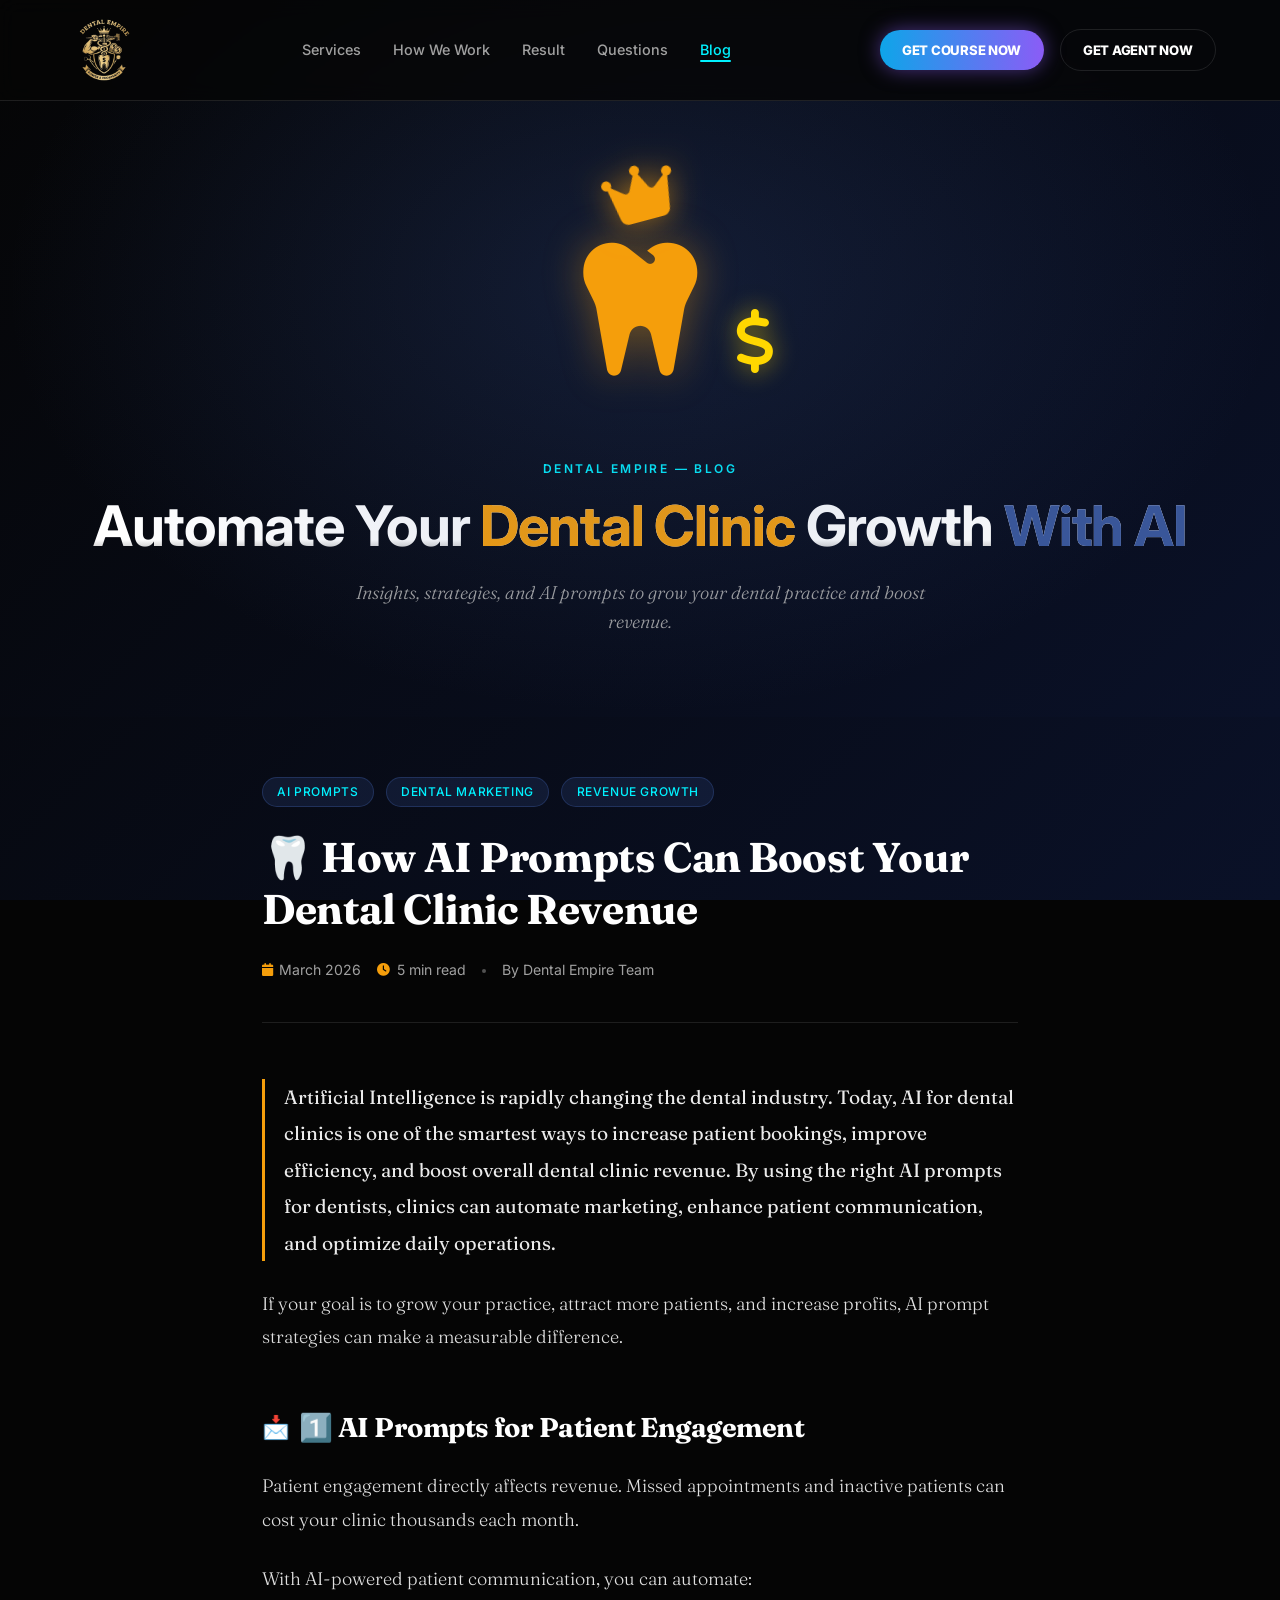
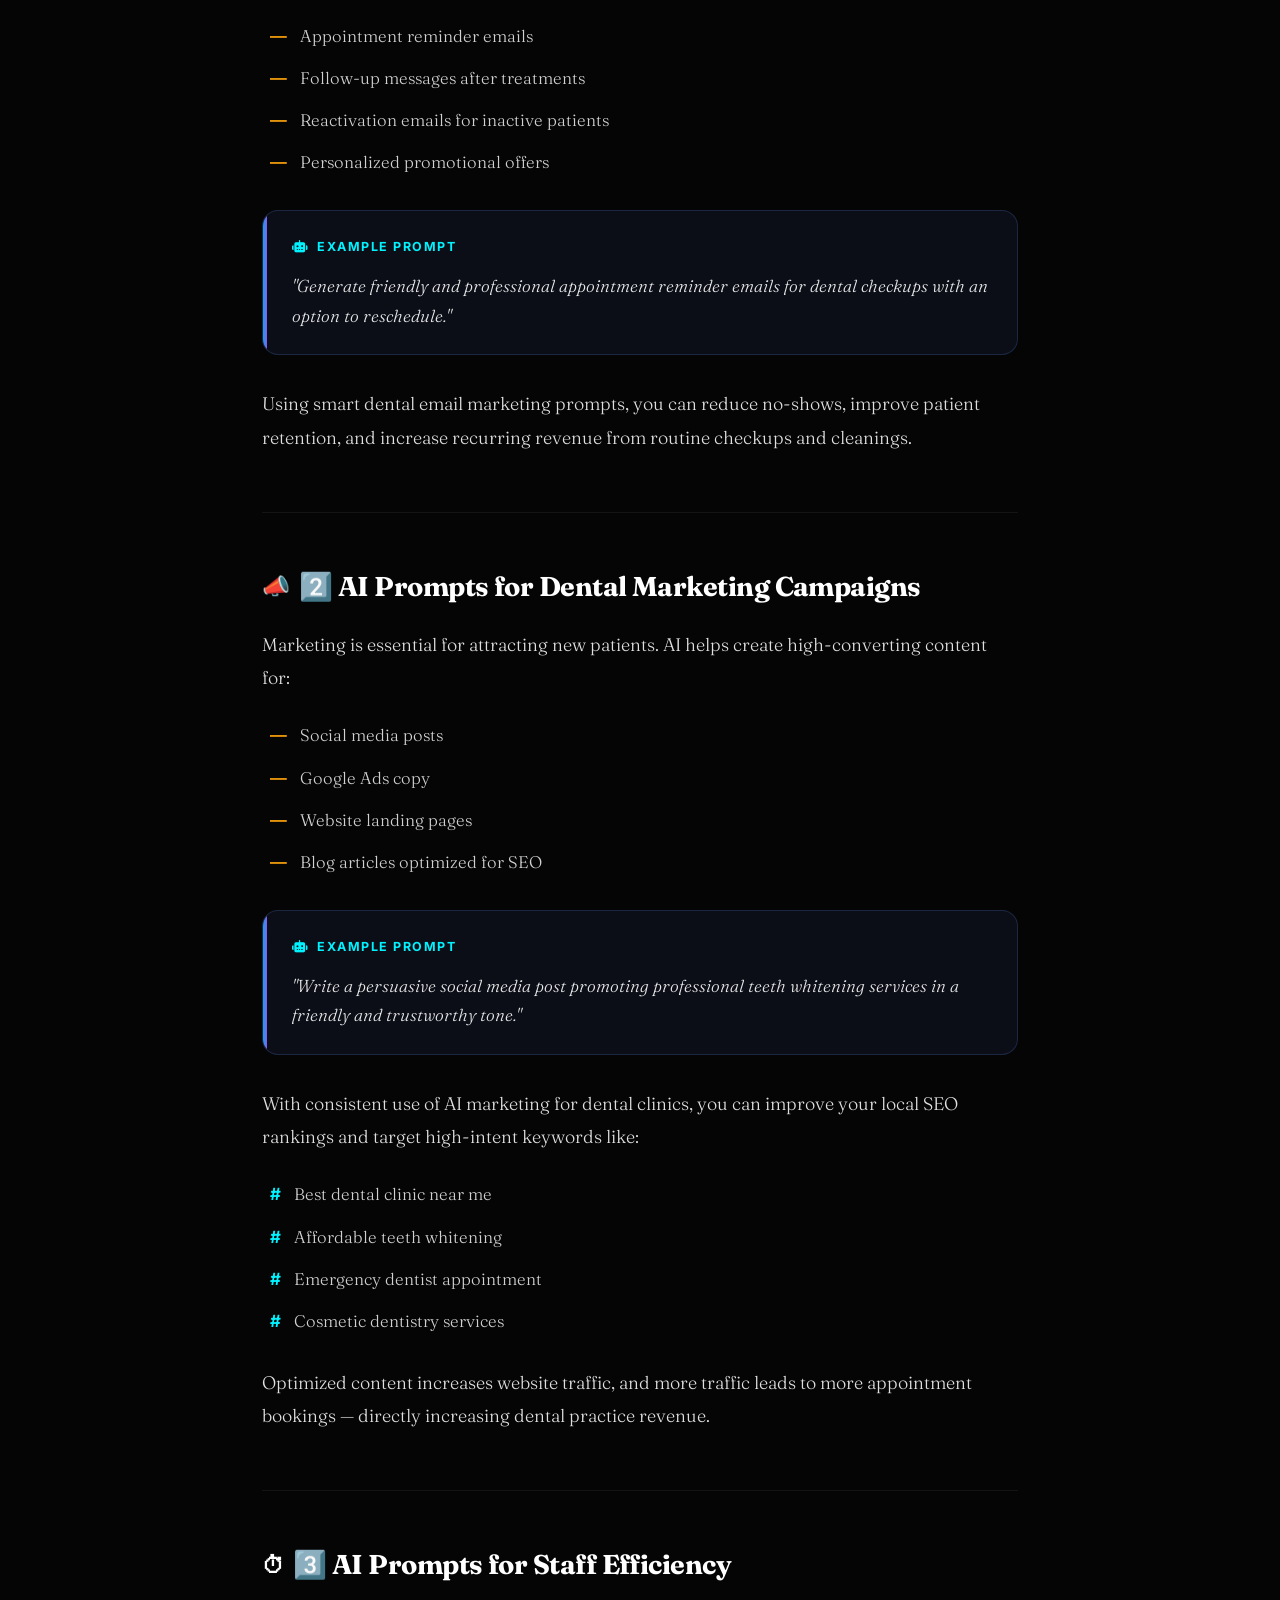
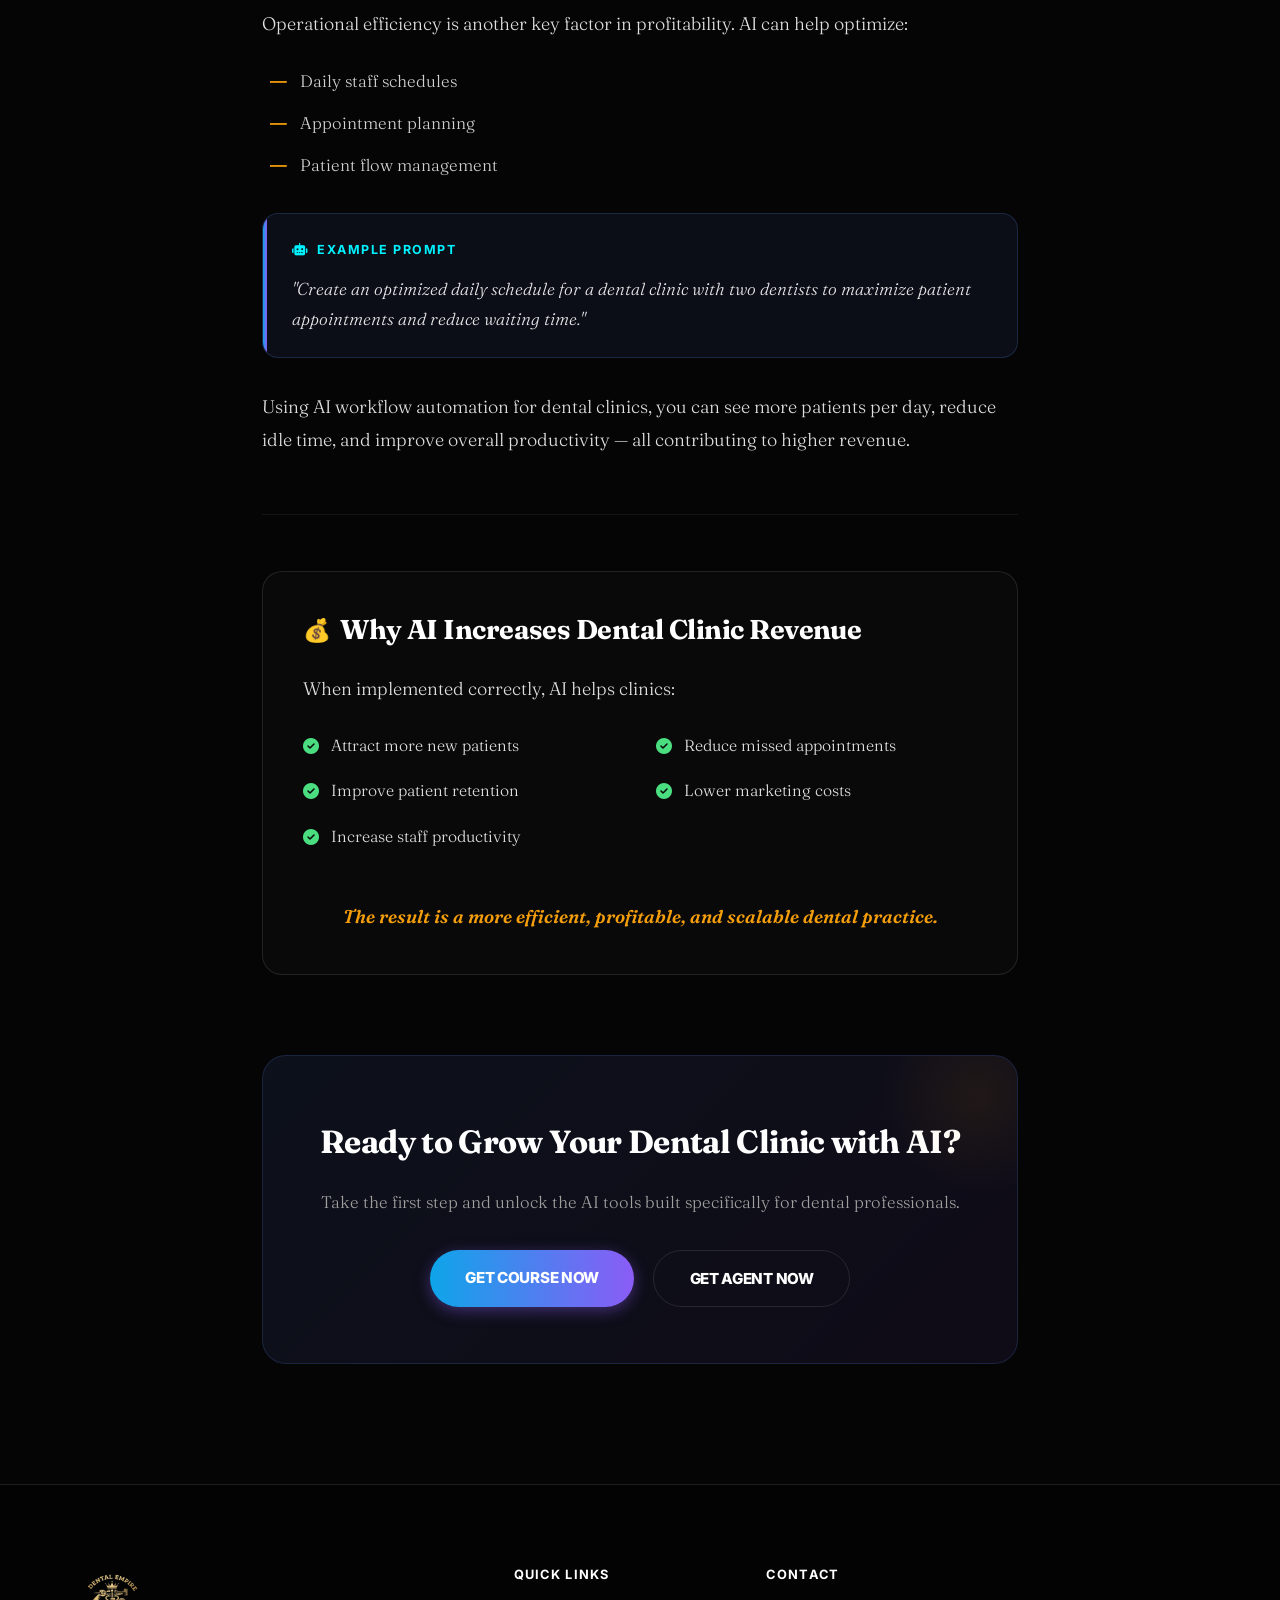
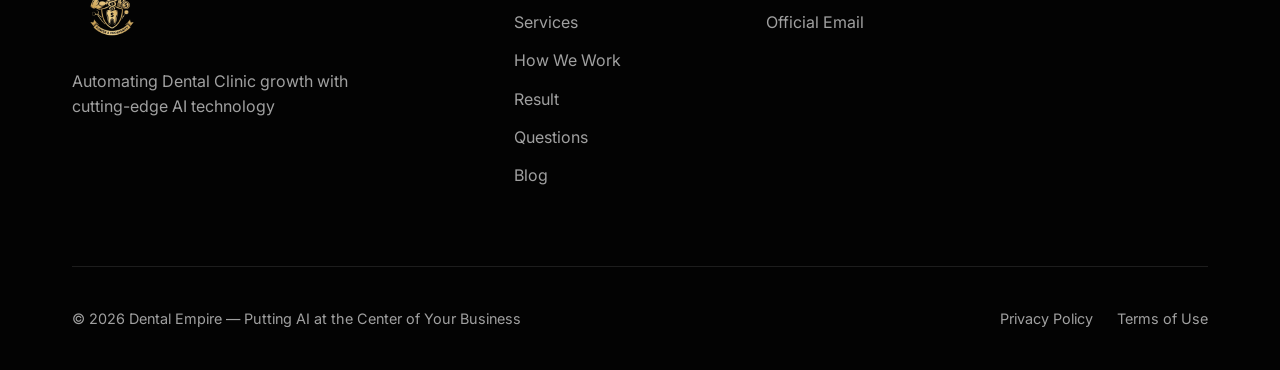
<file: blog.html>
<!DOCTYPE html>
<html lang="en">

<head>
    <meta charset="UTF-8">
    <meta name="viewport" content="width=device-width, initial-scale=1.0">
    <title>Blog | How AI Prompts Can Boost Your Dental Clinic Revenue</title>
    <meta name="description"
        content="Discover how AI prompts can boost your dental clinic revenue through patient engagement, marketing campaigns, and staff efficiency.">
    <link rel="stylesheet" href="style.css">
    <link rel="stylesheet" href="blog.css">
    <!-- Font Awesome for Icons -->
    <link rel="stylesheet" href="https://cdnjs.cloudflare.com/ajax/libs/font-awesome/6.4.0/css/all.min.css">
    <!-- Fraunces serif font for article body (matching screenshot style) -->
    <link
        href="https://fonts.googleapis.com/css2?family=Fraunces:ital,wght@0,300;0,400;0,600;0,700;1,300;1,400;1,600&family=Inter:wght@300;400;500;600;700;800&display=swap"
        rel="stylesheet">
</head>

<body class="blog-page">

    <!-- Header -->
    <header id="header">
        <div class="container">
            <div class="logo">
                <img src="logo.png" alt="Dental Empire Logo">
            </div>
            <nav>
                <ul>
                    <li><a href="index.html#services">Services</a></li>
                    <li><a href="index.html#how-it-works" class="txt-White">How We Work</a></li>
                    <li><a href="index.html#results" class="txt-White">Result</a></li>
                    <li><a href="index.html#faq" class="txt-White">Questions</a></li>
                    <li><a href="blog.html" class="txt-White nav-active">Blog</a></li>
                </ul>
            </nav>
            <div class="header-btns">
                <a href="https://nouarworks.gumroad.com/l/ecsagp" target="_blank"
                    class="btn btn-primary btn-header-active">GET COURSE NOW</a>
                <a href="https://nouarworks.gumroad.com/l/nsenum" target="_blank"
                    class="btn btn-secondary btn-header">GET AGENT NOW</a>
            </div>
        </div>
    </header>

    <main>

        <!-- Blog Hero / Banner -->
        <section class="blog-hero fade-in">
            <div class="blog-hero-icon-container">
                <i class="fas fa-tooth tooth-icon"></i>
                <i class="fas fa-dollar-sign dollar-icon"></i>
                <i class="fas fa-crown crown-icon"></i>
            </div>
            <div class="blog-hero-text">
                <p class="blog-label">DENTAL EMPIRE — BLOG</p>
                <h1>Automate Your <span class="txt-gold">Dental Clinic</span> Growth <span class="txt-brand-blue">With
                        AI</span></h1>
                <p class="blog-hero-sub">Insights, strategies, and AI prompts to grow your dental practice and boost
                    revenue.</p>
            </div>
        </section>

        <!-- Article -->
        <section class="blog-article-section fade-in">
            <div class="blog-container">

                <!-- Article Header -->
                <div class="article-header">
                    <div class="article-tags">
                        <span class="tag">AI Prompts</span>
                        <span class="tag">Dental Marketing</span>
                        <span class="tag">Revenue Growth</span>
                    </div>
                    <h2 class="article-title">🦷 How AI Prompts Can Boost Your Dental Clinic Revenue</h2>
                    <div class="article-meta">
                        <div class="meta-item">
                            <i class="fas fa-calendar"></i>
                            <span>March 2026</span>
                        </div>
                        <div class="meta-item">
                            <i class="fas fa-clock"></i>
                            <span>5 min read</span>
                        </div>
                        <div class="meta-divider"></div>
                        <div class="meta-item">
                            <span>By Dental Empire Team</span>
                        </div>
                    </div>
                </div>

                <!-- Article Body -->
                <div class="article-body">

                    <p class="article-intro">
                        Artificial Intelligence is rapidly changing the dental industry. Today, AI for dental clinics is
                        one of the smartest ways to increase patient bookings, improve efficiency, and boost overall
                        dental clinic revenue. By using the right AI prompts for dentists, clinics can automate
                        marketing, enhance patient communication, and optimize daily operations.
                    </p>
                    <p>
                        If your goal is to grow your practice, attract more patients, and increase profits, AI prompt
                        strategies can make a measurable difference.
                    </p>

                    <!-- Section 1 -->
                    <div class="article-section">
                        <h3 class="section-heading"><span class="section-icon">📩</span> 1️⃣ AI Prompts for Patient
                            Engagement</h3>
                        <p>
                            Patient engagement directly affects revenue. Missed appointments and inactive patients can
                            cost your clinic thousands each month.
                        </p>
                        <p>With AI-powered patient communication, you can automate:</p>
                        <ul class="article-list">
                            <li>Appointment reminder emails</li>
                            <li>Follow-up messages after treatments</li>
                            <li>Reactivation emails for inactive patients</li>
                            <li>Personalized promotional offers</li>
                        </ul>

                        <div class="prompt-box">
                            <div class="prompt-label"><i class="fas fa-robot"></i> Example Prompt</div>
                            <p class="prompt-text">"Generate friendly and professional appointment reminder emails for
                                dental checkups with an option to reschedule."</p>
                        </div>

                        <p>
                            Using smart dental email marketing prompts, you can reduce no-shows, improve patient
                            retention, and increase recurring revenue from routine checkups and cleanings.
                        </p>
                    </div>

                    <!-- Section 2 -->
                    <div class="article-section">
                        <h3 class="section-heading"><span class="section-icon">📣</span> 2️⃣ AI Prompts for Dental
                            Marketing Campaigns</h3>
                        <p>
                            Marketing is essential for attracting new patients. AI helps create high-converting content
                            for:
                        </p>
                        <ul class="article-list">
                            <li>Social media posts</li>
                            <li>Google Ads copy</li>
                            <li>Website landing pages</li>
                            <li>Blog articles optimized for SEO</li>
                        </ul>

                        <div class="prompt-box">
                            <div class="prompt-label"><i class="fas fa-robot"></i> Example Prompt</div>
                            <p class="prompt-text">"Write a persuasive social media post promoting professional teeth
                                whitening services in a friendly and trustworthy tone."</p>
                        </div>

                        <p>With consistent use of AI marketing for dental clinics, you can improve your local SEO
                            rankings and target high-intent keywords like:</p>
                        <ul class="article-list keywords-list">
                            <li>Best dental clinic near me</li>
                            <li>Affordable teeth whitening</li>
                            <li>Emergency dentist appointment</li>
                            <li>Cosmetic dentistry services</li>
                        </ul>

                        <p>
                            Optimized content increases website traffic, and more traffic leads to more appointment
                            bookings — directly increasing dental practice revenue.
                        </p>
                    </div>

                    <!-- Section 3 -->
                    <div class="article-section">
                        <h3 class="section-heading"><span class="section-icon">⏱</span> 3️⃣ AI Prompts for Staff
                            Efficiency</h3>
                        <p>
                            Operational efficiency is another key factor in profitability. AI can help optimize:
                        </p>
                        <ul class="article-list">
                            <li>Daily staff schedules</li>
                            <li>Appointment planning</li>
                            <li>Patient flow management</li>
                        </ul>

                        <div class="prompt-box">
                            <div class="prompt-label"><i class="fas fa-robot"></i> Example Prompt</div>
                            <p class="prompt-text">"Create an optimized daily schedule for a dental clinic with two
                                dentists to maximize patient appointments and reduce waiting time."</p>
                        </div>

                        <p>
                            Using AI workflow automation for dental clinics, you can see more patients per day, reduce
                            idle time, and improve overall productivity — all contributing to higher revenue.
                        </p>
                    </div>

                    <!-- Why AI Section -->
                    <div class="article-section why-ai-section">
                        <h3 class="section-heading"><span class="section-icon">💰</span> Why AI Increases Dental Clinic
                            Revenue</h3>
                        <p>When implemented correctly, AI helps clinics:</p>
                        <div class="benefits-grid">
                            <div class="benefit-item">
                                <i class="fas fa-check-circle"></i>
                                <span>Attract more new patients</span>
                            </div>
                            <div class="benefit-item">
                                <i class="fas fa-check-circle"></i>
                                <span>Reduce missed appointments</span>
                            </div>
                            <div class="benefit-item">
                                <i class="fas fa-check-circle"></i>
                                <span>Improve patient retention</span>
                            </div>
                            <div class="benefit-item">
                                <i class="fas fa-check-circle"></i>
                                <span>Lower marketing costs</span>
                            </div>
                            <div class="benefit-item">
                                <i class="fas fa-check-circle"></i>
                                <span>Increase staff productivity</span>
                            </div>
                        </div>
                        <p class="closing-statement">
                            The result is a more efficient, profitable, and scalable dental practice.
                        </p>
                    </div>

                    <!-- CTA -->
                    <div class="article-cta">
                        <h3>Ready to Grow Your Dental Clinic with AI?</h3>
                        <p>Take the first step and unlock the AI tools built specifically for dental professionals.</p>
                        <div class="cta-btns">
                            <a href="https://nouarworks.gumroad.com/l/ecsagp" target="_blank"
                                class="btn btn-primary">GET COURSE NOW</a>
                            <a href="https://nouarworks.gumroad.com/l/nsenum" target="_blank"
                                class="btn btn-secondary">GET AGENT NOW</a>
                        </div>
                    </div>

                </div>
            </div>
        </section>

    </main>

    <!-- Footer -->
    <footer>
        <div class="container">
            <div class="footer-grid">
                <div class="footer-info">
                    <img src="logo.png" alt="Dental Empire Logo" style="height: 80px;">
                    <p>Automating Dental Clinic growth with cutting-edge AI technology</p>
                </div>
                <div class="footer-links">
                    <h4>Quick Links</h4>
                    <ul>
                        <li><a href="index.html#services">Services</a></li>
                        <li><a href="index.html#how-it-works" class="txt-White">How We Work</a></li>
                        <li><a href="index.html#results" class="txt-White">Result</a></li>
                        <li><a href="index.html#faq" class="txt-White">Questions</a></li>
                        <li><a href="blog.html" class="txt-White">Blog</a></li>
                    </ul>
                </div>
                <div class="footer-links">
                    <h4>Contact</h4>
                    <ul>
                        <li><a href="mailto:info@dentalempire.com">Official Email</a></li>
                    </ul>
                </div>
            </div>
            <div class="copyright">
                <p>&copy; 2026 Dental Empire — Putting AI at the Center of Your Business</p>
                <div class="copyright-links">
                    <a href="#">Privacy Policy</a>
                    <a href="#">Terms of Use</a>
                </div>
            </div>
        </div>
    </footer>

    <script src="script.js"></script>
</body>

</html>
</file>
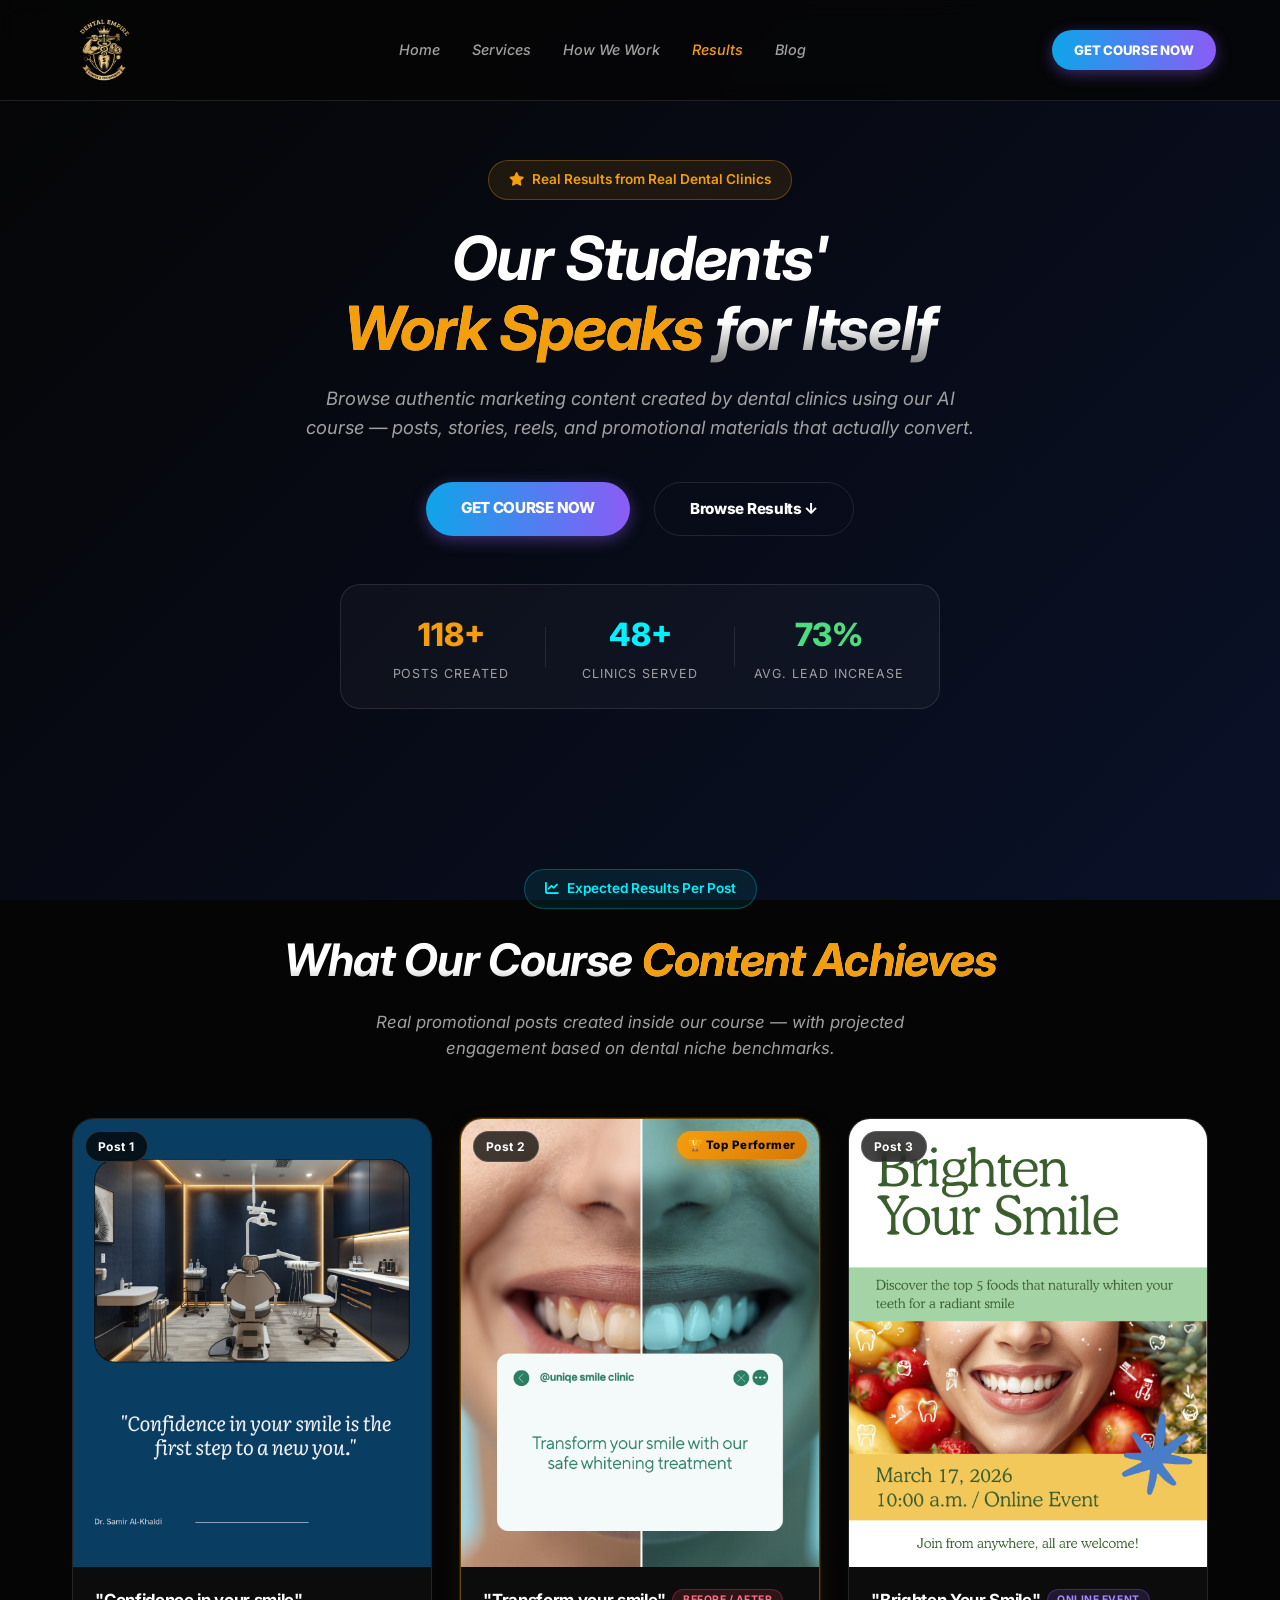
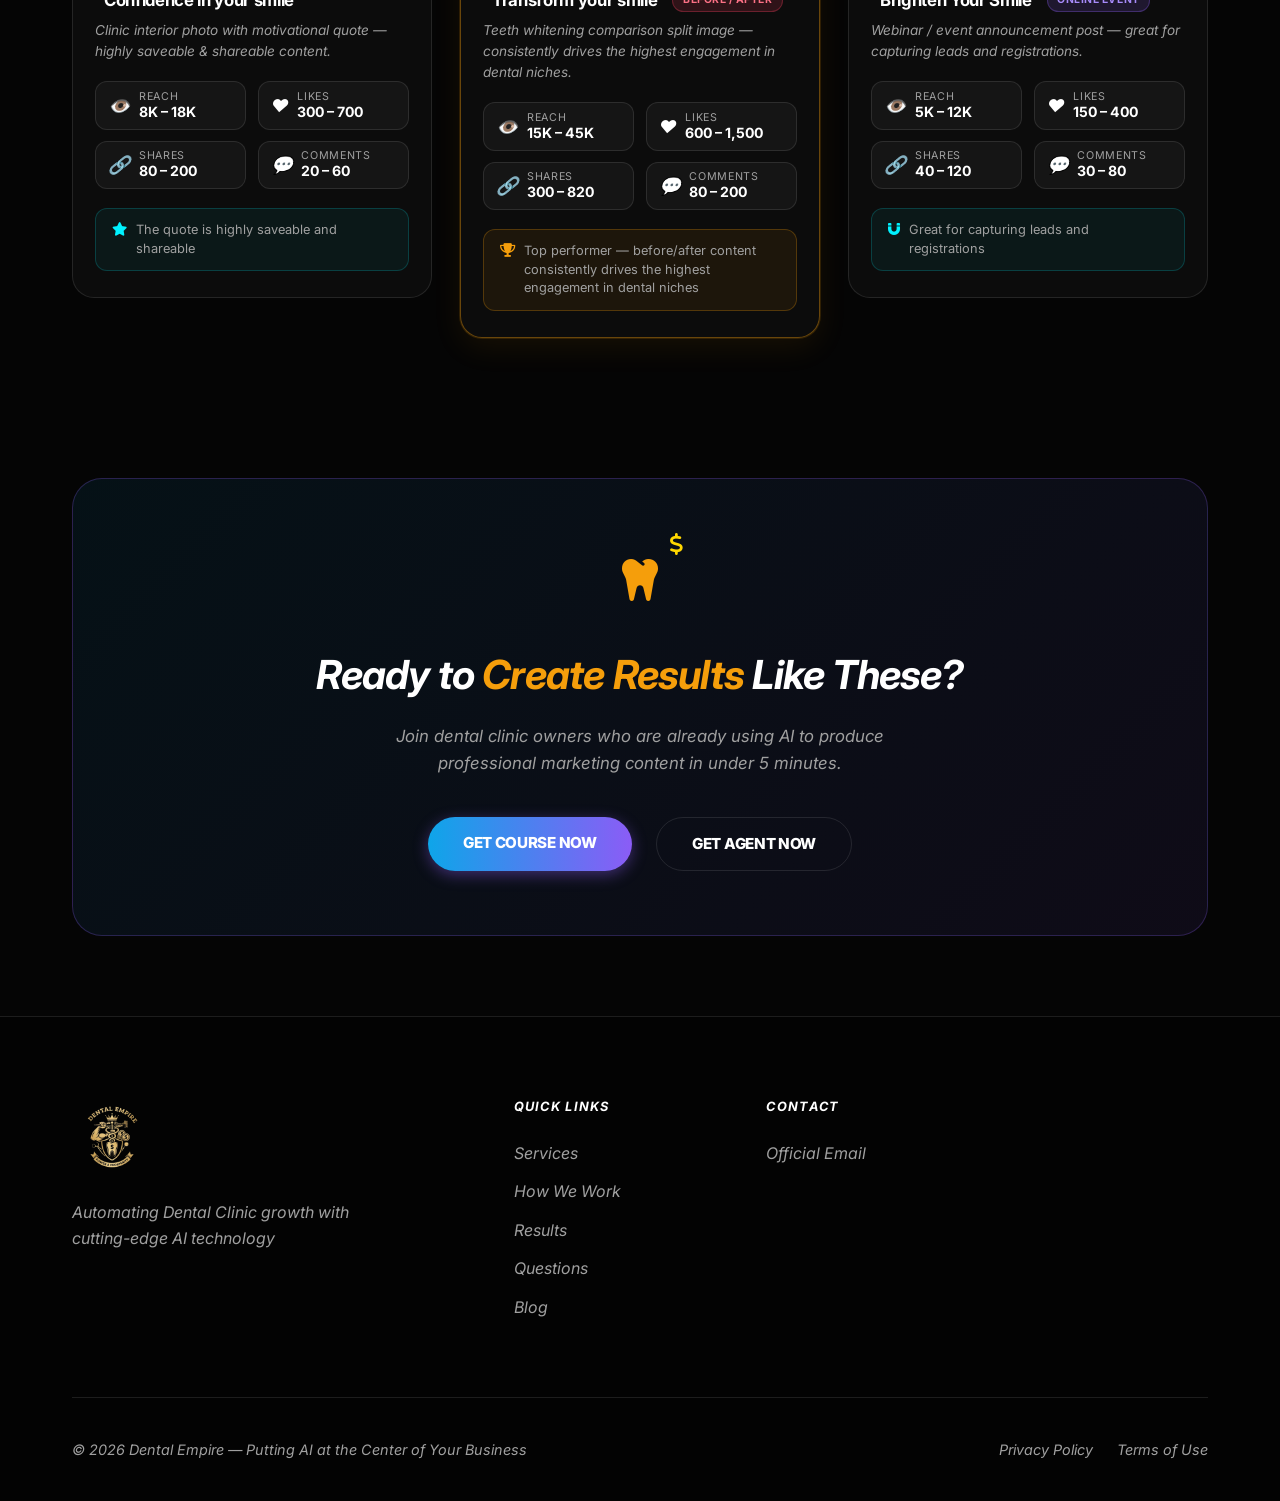
<file: gallery.html>
<!DOCTYPE html>
<html lang="en">

<head>
    <meta charset="UTF-8">
    <meta name="viewport" content="width=device-width, initial-scale=1.0">
    <title>Client Results | Dental Empire — Real Work, Real Growth</title>
    <meta name="description"
        content="See real results from dental clinics using our AI marketing course — posts, stories, reels, and promotions created by our students.">
    <link rel="stylesheet" href="style.css">
    <link rel="stylesheet" href="gallery.css">
    <link rel="stylesheet" href="https://cdnjs.cloudflare.com/ajax/libs/font-awesome/6.4.0/css/all.min.css">
</head>

<body>

    <!-- Header -->
    <header id="header">
        <div class="container">
            <div class="logo">
                <img src="logo.png" alt="Dental Empire Logo">
            </div>
            <nav>
                <ul>
                    <li><a href="index.html">Home</a></li>
                    <li><a href="index.html#services" class="txt-White">Services</a></li>
                    <li><a href="index.html#how-it-works" class="txt-White">How We Work</a></li>
                    <li><a href="gallery.html" class="nav-active">Results</a></li>
                    <li><a href="blog.html" class="txt-White">Blog</a></li>
                </ul>
            </nav>
            <div class="nav-cta">
                <a href="https://dentalempire.gumroad.com/l/ecsagp" target="_blank" class="btn btn-primary btn-sm">GET
                    COURSE NOW</a>
            </div>
        </div>
    </header>

    <main>
        <!-- Hero Section -->
        <section class="gallery-hero fade-in">
            <div class="container">
                <div class="gallery-hero-badge">
                    <i class="fas fa-star"></i>
                    <span>Real Results from Real Dental Clinics</span>
                </div>
                <h1>Our Students'<br><span class="txt-gold">Work Speaks</span> for Itself</h1>
                <p>Browse authentic marketing content created by dental clinics using our AI course — posts, stories,
                    reels, and promotional materials that actually convert.</p>
                <div class="hero-btns">
                    <a href="https://dentalempire.gumroad.com/l/ecsagp" target="_blank" class="btn btn-primary">GET COURSE
                        NOW</a>
                    <a href="#gallery-grid" class="btn btn-secondary">Browse Results ↓</a>
                </div>
                <!-- Stats bar -->
                <div class="gallery-stats">
                    <div class="stat-item">
                        <span class="stat-number txt-gold" id="counter-posts">0+</span>
                        <span class="stat-label">Posts Created</span>
                    </div>
                    <div class="stat-divider"></div>
                    <div class="stat-item">
                        <span class="stat-number" style="color: var(--accent-color)" id="counter-clinics">0+</span>
                        <span class="stat-label">Clinics Served</span>
                    </div>
                    <div class="stat-divider"></div>
                    <div class="stat-item">
                        <span class="stat-number" style="color: #4ade80" id="counter-leads">0%</span>
                        <span class="stat-label">Avg. Lead Increase</span>
                    </div>
                </div>
            </div>
        </section>



        <!-- Course Promotion Results Section -->
        <section class="promo-results-section fade-in">
            <div class="container">
                <div class="promo-results-header">
                    <div class="promo-results-badge">
                        <i class="fas fa-chart-line"></i>
                        <span>Expected Results Per Post</span>
                    </div>
                    <h2>What Our Course <span class="txt-gold">Content Achieves</span></h2>
                    <p>Real promotional posts created inside our course — with projected engagement based on dental
                        niche benchmarks.</p>
                </div>

                <div class="promo-cards-grid">

                    <!-- POST 1: Confidence in your smile -->
                    <div class="promo-card fade-in">
                        <div class="promo-card-image-wrap">
                            <img src="post1-confidence-smile.png"
                                alt="Confidence in your smile – clinic interior with motivational quote">
                            <div class="promo-card-number">Post 1</div>
                        </div>
                        <div class="promo-card-body">
                            <h3 class="promo-card-title">"Confidence in your smile"</h3>
                            <p class="promo-card-desc">Clinic interior photo with motivational quote — highly saveable
                                &amp; shareable content.</p>
                            <div class="promo-metrics-grid">
                                <div class="promo-metric">
                                    <span class="promo-metric-icon">👁️</span>
                                    <div>
                                        <span class="promo-metric-label">Reach</span>
                                        <span class="promo-metric-value">8K – 18K</span>
                                    </div>
                                </div>
                                <div class="promo-metric">
                                    <span class="promo-metric-icon">❤️</span>
                                    <div>
                                        <span class="promo-metric-label">Likes</span>
                                        <span class="promo-metric-value">300 – 700</span>
                                    </div>
                                </div>
                                <div class="promo-metric">
                                    <span class="promo-metric-icon">🔗</span>
                                    <div>
                                        <span class="promo-metric-label">Shares</span>
                                        <span class="promo-metric-value">80 – 200</span>
                                    </div>
                                </div>
                                <div class="promo-metric">
                                    <span class="promo-metric-icon">💬</span>
                                    <div>
                                        <span class="promo-metric-label">Comments</span>
                                        <span class="promo-metric-value">20 – 60</span>
                                    </div>
                                </div>
                            </div>
                            <div class="promo-strength-badge">
                                <i class="fas fa-star"></i>
                                <span>The quote is highly saveable and shareable</span>
                            </div>
                        </div>
                    </div>

                    <!-- POST 2: Transform your smile (Before/After) — TOP PERFORMER -->
                    <div class="promo-card promo-card-featured fade-in">
                        <div class="promo-card-image-wrap">
                            <img src="post2-transform-smile.png"
                                alt="Transform your smile – teeth whitening before and after comparison">
                            <div class="promo-card-number">Post 2</div>
                            <div class="promo-top-badge">🏆 Top Performer</div>
                        </div>
                        <div class="promo-card-body">
                            <h3 class="promo-card-title">"Transform your smile" <span class="tag-before-after">Before /
                                    After</span></h3>
                            <p class="promo-card-desc">Teeth whitening comparison split image — consistently drives the
                                highest engagement in dental niches.</p>
                            <div class="promo-metrics-grid">
                                <div class="promo-metric">
                                    <span class="promo-metric-icon">👁️</span>
                                    <div>
                                        <span class="promo-metric-label">Reach</span>
                                        <span class="promo-metric-value">15K – 45K</span>
                                    </div>
                                </div>
                                <div class="promo-metric">
                                    <span class="promo-metric-icon">❤️</span>
                                    <div>
                                        <span class="promo-metric-label">Likes</span>
                                        <span class="promo-metric-value">600 – 1,500</span>
                                    </div>
                                </div>
                                <div class="promo-metric">
                                    <span class="promo-metric-icon">🔗</span>
                                    <div>
                                        <span class="promo-metric-label">Shares</span>
                                        <span class="promo-metric-value">300 – 820</span>
                                    </div>
                                </div>
                                <div class="promo-metric">
                                    <span class="promo-metric-icon">💬</span>
                                    <div>
                                        <span class="promo-metric-label">Comments</span>
                                        <span class="promo-metric-value">80 – 200</span>
                                    </div>
                                </div>
                            </div>
                            <div class="promo-strength-badge promo-strength-gold">
                                <i class="fas fa-trophy"></i>
                                <span>Top performer — before/after content consistently drives the highest engagement in
                                    dental niches</span>
                            </div>
                        </div>
                    </div>

                    <!-- POST 3: Brighten Your Smile (Online Event) -->
                    <div class="promo-card fade-in">
                        <div class="promo-card-image-wrap">
                            <img src="post3-brighten-smile.png"
                                alt="Brighten Your Smile – online event webinar announcement">
                            <div class="promo-card-number">Post 3</div>
                        </div>
                        <div class="promo-card-body">
                            <h3 class="promo-card-title">"Brighten Your Smile" <span class="tag-event">Online
                                    Event</span></h3>
                            <p class="promo-card-desc">Webinar / event announcement post — great for capturing leads and
                                registrations.</p>
                            <div class="promo-metrics-grid">
                                <div class="promo-metric">
                                    <span class="promo-metric-icon">👁️</span>
                                    <div>
                                        <span class="promo-metric-label">Reach</span>
                                        <span class="promo-metric-value">5K – 12K</span>
                                    </div>
                                </div>
                                <div class="promo-metric">
                                    <span class="promo-metric-icon">❤️</span>
                                    <div>
                                        <span class="promo-metric-label">Likes</span>
                                        <span class="promo-metric-value">150 – 400</span>
                                    </div>
                                </div>
                                <div class="promo-metric">
                                    <span class="promo-metric-icon">🔗</span>
                                    <div>
                                        <span class="promo-metric-label">Shares</span>
                                        <span class="promo-metric-value">40 – 120</span>
                                    </div>
                                </div>
                                <div class="promo-metric">
                                    <span class="promo-metric-icon">💬</span>
                                    <div>
                                        <span class="promo-metric-label">Comments</span>
                                        <span class="promo-metric-value">30 – 80</span>
                                    </div>
                                </div>
                            </div>
                            <div class="promo-strength-badge">
                                <i class="fas fa-magnet"></i>
                                <span>Great for capturing leads and registrations</span>
                            </div>
                        </div>
                    </div>

                </div>
            </div>
        </section>




        <!-- CTA Section -->
        <section class="gallery-cta fade-in">
            <div class="container">
                <div class="cta-box">
                    <div class="cta-icon">
                        <i class="fas fa-tooth"></i>
                        <i class="fas fa-dollar-sign cta-dollar"></i>
                    </div>
                    <h2>Ready to <span class="txt-gold">Create Results</span> Like These?</h2>
                    <p>Join dental clinic owners who are already using AI to produce professional marketing content in
                        under 5 minutes.</p>
                    <div class="hero-btns">
                        <a href="https://dentalempire.gumroad.com/l/ecsagp" target="_blank" class="btn btn-primary">GET
                            COURSE NOW</a>
                        <a href="https://nouarworks.gumroad.com/l/nsenum" target="_blank" class="btn btn-secondary">GET
                            AGENT NOW</a>
                    </div>
                </div>
            </div>
        </section>
    </main>

    <!-- Footer -->
    <footer>
        <div class="container">
            <div class="footer-grid">
                <div class="footer-info">
                    <img src="logo.png" alt="Dental Empire Logo" style="height: 80px;">
                    <p>Automating Dental Clinic growth with cutting-edge AI technology</p>
                </div>
                <div class="footer-links">
                    <h4>Quick Links</h4>
                    <ul>
                        <li><a href="index.html#services">Services</a></li>
                        <li><a href="index.html#how-it-works" class="txt-White">How We Work</a></li>
                        <li><a href="gallery.html" class="txt-White">Results</a></li>
                        <li><a href="index.html#faq" class="txt-White">Questions</a></li>
                        <li><a href="blog.html" class="txt-White">Blog</a></li>
                    </ul>
                </div>
                <div class="footer-links">
                    <h4>Contact</h4>
                    <ul>
                        <li><a href="mailto:info@dentalempire.com">Official Email</a></li>
                    </ul>
                </div>
            </div>
            <div class="copyright">
                <p>&copy; 2026 Dental Empire — Putting AI at the Center of Your Business</p>
                <div class="copyright-links">
                    <a href="#">Privacy Policy</a>
                    <a href="#">Terms of Use</a>
                </div>
            </div>
        </div>
    </footer>

    <script src="script.js"></script>
    <script src="gallery.js"></script>
</body>

</html>
</file>
<file: style.css>
@import url('https://fonts.googleapis.com/css2?family=Fraunces:ital,wght@0,300;0,400;0,600;0,700;1,300;1,400;1,600&family=Inter:wght@300;400;500;600;700;800&display=swap');

:root {
    --bg-color: #050505;
    --bg-gradient: linear-gradient(135deg, #050505 0%, #0a1128 100%);
    --accent-color: #00f2ff;
    --accent-glow: rgba(0, 242, 255, 0.3);
    --text-primary: #ffffff;
    --text-secondary: #a0a0a0;
    --card-bg: rgba(255, 255, 255, 0.03);
    --card-border: rgba(255, 255, 255, 0.1);
    --nav-bg: rgba(5, 5, 5, 0.8);
    --transition: all 0.3s ease;

    /* New Brand Colors */
    --brand-gold: #f59e0b;
    --brand-blue: #395699;
    --btn-gradient: linear-gradient(to right, #0ea5e9, #8b5cf6);
}

* {
    margin: 0;
    padding: 0;
    box-sizing: border-box;
    scroll-behavior: smooth;
}

body {
    font-family: 'Inter', sans-serif;
    font-style: italic;
    background: var(--bg-color);
    background-image: var(--bg-gradient);
    background-attachment: fixed;
    color: var(--text-primary);
    line-height: 1.6;
    overflow-x: hidden;
}

h1,
h2,
h3 {
    font-weight: 700;
    letter-spacing: -0.02em;
}

a {
    text-decoration: none;
    color: inherit;
    transition: var(--transition);
}

ul {
    list-style: none;
}

img {
    max-width: 100%;
}

.container {
    max-width: 1200px;
    margin: 0 auto;
    padding: 0 2rem;
}

section {
    padding: 100px 0;
}

/* Header */
header {
    position: fixed;
    top: 0;
    left: 0;
    width: 100%;
    z-index: 1000;
    background: var(--nav-bg);
    backdrop-filter: blur(10px);
    border-bottom: 1px solid var(--card-border);
    transition: var(--transition);
}

header .container {
    display: flex;
    justify-content: space-between;
    align-items: center;
    height: 100px;
    max-width: 100%;
    /* Far left and far right */
    padding: 0 4rem;
    /* Add some space from the absolute edges */
}

.logo {
    display: flex;
    align-items: center;
}

.logo img {
    height: 100px;
    /* Increased further */
    margin-right: 10px;
    transition: var(--transition);
}

nav ul {
    display: flex;
    gap: 2rem;
}

nav ul li a {
    font-weight: 500;
    font-size: 0.9rem;
    color: var(--text-secondary);
}

nav ul li a:hover {
    color: var(--accent-color);
}

/* Buttons */
.btn {
    display: inline-block;
    padding: 0.85rem 2.2rem;
    border-radius: 50px;
    font-weight: 800;
    cursor: pointer;
    transition: var(--transition);
    text-align: center;
    font-size: 0.95rem;
    font-style: normal;
    text-transform: none;
    letter-spacing: -0.02em;
    font-family: 'Inter', sans-serif;
}

.btn-primary {
    background: var(--btn-gradient);
    color: #fff;
    box-shadow: 0 4px 15px rgba(139, 92, 246, 0.4);
    border: none;
}

.btn-primary:hover {
    transform: translateY(-2px);
    box-shadow: 0 8px 25px rgba(139, 92, 246, 0.6);
    filter: brightness(1.1);
}

.btn-secondary {
    background: transparent;
    color: var(--text-primary);
    border: 1px solid var(--card-border);
}

.btn-secondary:hover {
    background: var(--card-border);
    transform: translateY(-2px);
}

/* Hero Section */
.hero {
    padding: 180px 0 100px;
    text-align: center;
}

.hero h1 {
    font-size: 4.5rem;
    margin-bottom: 1.5rem;
    line-height: 1.1;
    background: linear-gradient(to bottom, #fff 70%, #888);
    -webkit-background-clip: text;
    background-clip: text;
    -webkit-text-fill-color: transparent;
}

.hero-icon-container {
    position: relative;
    width: 200px;
    /* Increased from 120px */
    height: 200px;
    /* Increased from 120px */
    margin: 0 auto 3rem;
    display: flex;
    justify-content: center;
    align-items: center;
    animation: floating 4s ease-in-out infinite;
}

.tooth-icon {
    font-size: 8rem;
    /* Increased from 5rem */
    color: var(--brand-gold);
    filter: drop-shadow(0 0 20px rgba(245, 158, 11, 0.4));
}

.dollar-icon {
    position: absolute;
    top: 50%;
    right: -30px;
    /* Adjusted orbit */
    font-size: 4rem;
    /* Increased from 2rem */
    color: #ffd700;
    text-shadow: 0 0 25px rgba(255, 215, 0, 0.6);
    animation: orbit 6s linear infinite;
}

.crown-icon {
    position: absolute;
    top: -40px;
    /* Adjusted position */
    font-size: 4rem;
    /* Increased from 2.5rem */
    color: var(--brand-gold);
    transform: rotate(-15deg);
    filter: drop-shadow(0 0 15px rgba(245, 158, 11, 0.6));
}

@keyframes floating {

    0%,
    100% {
        transform: translateY(0) rotate(0);
    }

    50% {
        transform: translateY(-20px) rotate(3deg);
    }
}

@keyframes orbit {
    0% {
        transform: translate(-50%, -50%) rotate(0deg) translateX(100px) rotate(0deg);
    }

    100% {
        transform: translate(-50%, -50%) rotate(360deg) translateX(100px) rotate(-360deg);
    }
}

.txt-gold {
    color: var(--brand-gold) !important;
    -webkit-text-fill-color: var(--brand-gold) !important;
}

.txt-brand-blue {
    color: var(--brand-blue) !important;
    -webkit-text-fill-color: var(--brand-blue) !important;
}

.hero p {
    font-size: 1.2rem;
    color: var(--text-secondary);
    max-width: 700px;
    margin: 0 auto 3rem;
}

.hero-btns {
    display: flex;
    gap: 1.5rem;
    justify-content: center;
}

/* Two-column Sections */
.split-section .container {
    display: grid;
    grid-template-columns: 1fr 1fr;
    gap: 4rem;
    align-items: center;
}

.split-section h2 {
    font-size: 2.5rem;
    margin-bottom: 1rem;
}

.split-section .short-desc {
    font-size: 1.1rem;
    color: var(--text-secondary);
    margin-bottom: 2rem;
}

.split-section .bullet-points {
    margin-bottom: 2.5rem;
}

.split-section .bullet-points li {
    display: flex;
    align-items: center;
    gap: 10px;
    margin-bottom: 1rem;
    color: var(--text-secondary);
}

.split-section .bullet-points li::before {
    content: '✓';
    color: var(--accent-color);
    font-weight: bold;
}

/* Cards & Icons */
.card {
    background: var(--card-bg);
    border: 1px solid var(--card-border);
    border-radius: 20px;
    padding: 2.5rem;
    transition: var(--transition);
}

.card:hover {
    border-color: var(--accent-color);
    box-shadow: 0 10px 30px rgba(0, 0, 0, 0.3);
}

.icon-box {
    width: 60px;
    height: 60px;
    background: rgba(0, 242, 255, 0.1);
    border-radius: 12px;
    display: flex;
    align-items: center;
    justify-content: center;
    margin-bottom: 1.5rem;
    color: var(--accent-color);
    font-size: 1.5rem;
}

/* How We Work */
.grid-4 {
    display: grid;
    grid-template-columns: repeat(4, 1fr);
    gap: 1.5rem;
    margin-top: 4rem;
}

.grid-4 .card {
    text-align: center;
}

.grid-4 .icon {
    font-size: 2rem;
    margin-bottom: 1rem;
    display: block;
}

/* Results */
.results-grid {
    display: grid;
    grid-template-columns: repeat(3, 1fr);
    gap: 2rem;
    text-align: center;
}

.result-item {
    padding: 2rem;
}

.result-number {
    font-size: 2rem;
    font-weight: 800;
    color: var(--accent-color);
    margin: 1rem 0 0.5rem;
}

.result-label {
    font-size: 1rem;
    color: var(--text-secondary);
    text-transform: uppercase;
    letter-spacing: 0.1em;
}

/* FAQ */
.faq-list {
    max-width: 800px;
    margin: 4rem auto 0;
}

.faq-item {
    margin-bottom: 1rem;
}

.faq-question {
    width: 100%;
    padding: 1.5rem;
    background: var(--card-bg);
    border: 1px solid var(--card-border);
    border-radius: 12px;
    display: flex;
    justify-content: space-between;
    align-items: center;
    cursor: pointer;
    font-weight: 600;
    font-size: 1.2rem;
    text-align: left;
}

.faq-answer {
    padding: 0 1.5rem;
    max-height: 0;
    overflow: hidden;
    transition: all 0.5s ease;
    color: var(--text-secondary);
}

.faq-item.active .faq-answer {
    padding: 1.5rem;
    max-height: 300px;
    border: 1px solid var(--card-border);
    border-top: none;
    border-radius: 0 0 12px 12px;
}

.faq-item.active .faq-question {
    border-radius: 12px 12px 0 0;
    color: var(--accent-color);
}

/* Footer */
footer {
    padding: 80px 0 40px;
    border-top: 1px solid var(--card-border);
    background: rgba(0, 0, 0, 0.3);
}

.footer-grid {
    display: grid;
    grid-template-columns: 2fr 1fr 1fr 1fr;
    gap: 4rem;
    margin-bottom: 4rem;
}

.footer-info p {
    color: var(--text-secondary);
    margin-top: 1rem;
    max-width: 300px;
}

.footer-links h4 {
    margin-bottom: 1.5rem;
    text-transform: uppercase;
    font-size: 0.8rem;
    letter-spacing: 0.1em;
}

.footer-links ul li {
    margin-bottom: 0.8rem;
}

.footer-links ul li a {
    color: var(--text-secondary);
}

.footer-links ul li a:hover {
    color: var(--accent-color);
}

.copyright {
    display: flex;
    justify-content: space-between;
    align-items: center;
    padding-top: 40px;
    border-top: 1px solid var(--card-border);
    color: var(--text-secondary);
    font-size: 0.9rem;
}

.copyright-links a {
    margin-left: 20px;
}

/* Animations */
.fade-in {
    opacity: 0;
    transform: translateY(30px);
    transition: all 0.8s ease;
}

.fade-in.visible {
    opacity: 1;
    transform: translateY(0);
}

/* Timeline Style for How We Work */
.timeline {
    position: relative;
    max-width: 1200px;
    margin: 4rem auto;
    display: flex;
    justify-content: space-between;
    align-items: flex-start;
}

.timeline::before {
    content: '';
    position: absolute;
    top: 40px;
    left: 10%;
    right: 10%;
    height: 2px;
    background: linear-gradient(to right, transparent, var(--card-border), transparent);
    z-index: 0;
}

.timeline-item {
    position: relative;
    z-index: 1;
    width: 20%;
    text-align: center;
}

.timeline-number {
    width: 80px;
    height: 80px;
    background: var(--btn-gradient);
    border-radius: 50%;
    display: flex;
    align-items: center;
    justify-content: center;
    font-size: 1.5rem;
    font-weight: 800;
    margin: 0 auto 1.5rem;
    box-shadow: 0 0 20px rgba(139, 92, 246, 0.3);
}

.timeline-item h3 {
    font-size: 1.25rem;
    margin-bottom: 0.5rem;
}

.timeline-item p {
    font-size: 0.9rem;
    color: var(--text-secondary);
}

/* Redesigned Results */
.results-header h2 {
    font-size: 3.5rem;
    margin-bottom: 4rem;
    text-transform: uppercase;
}

.results-grid-new {
    display: grid;
    grid-template-columns: repeat(3, 1fr);
    gap: 2rem;
}

.result-card {
    background: #0a0a0a;
    border: 1px solid var(--card-border);
    padding: 2.5rem 2rem;
    border-radius: 20px;
    transition: var(--transition);
    display: flex;
    flex-direction: column;
    align-items: center;
    text-align: center;
}

.result-card:hover {
    border-color: var(--brand-gold);
    transform: translateY(-5px);
    box-shadow: 0 10px 30px rgba(245, 158, 11, 0.1);
}

.result-card .icon-wrap {
    width: 70px;
    height: 70px;
    background: rgba(255, 255, 255, 0.05);
    border-radius: 15px;
    display: flex;
    align-items: center;
    justify-content: center;
    font-size: 2.2rem;
    margin-bottom: 2rem;
}

.result-card h3 {
    font-size: 1.5rem;
    font-weight: 700;
    margin-bottom: 0.8rem;
}

.result-card .metrics {
    font-size: 2.5rem;
    font-weight: 800;
    margin-bottom: 0.8rem;
}

.result-card p {
    font-size: 0.95rem;
    color: var(--text-secondary);
    line-height: 1.4;
}

@media (max-width: 968px) {
    .timeline {
        flex-direction: column;
        align-items: center;
        gap: 3rem;
    }

    .timeline::before {
        display: none;
    }

    .timeline-item {
        width: 100%;
    }

    .results-grid-new {
        grid-template-columns: 1fr;
    }
}

/* Responsive */
@media (max-width: 968px) {
    .hero h1 {
        font-size: 3rem;
    }

    .split-section .container {
        grid-template-columns: 1fr;
    }

    .grid-4 {
        grid-template-columns: repeat(2, 1fr);
    }

    .footer-grid {
        grid-template-columns: 1fr 1fr;
    }
}

@media (max-width: 576px) {

    .grid-4,
    .results-grid,
    .footer-grid {
        grid-template-columns: 1fr;
    }

    nav {
        display: none;
    }

    .hero-btns {
        flex-direction: column;
    }

    .copyright {
        flex-direction: column;
        gap: 1rem;
        text-align: center;
    }
}

/* SOON Badge Animation */
.soon-badge {
    display: block;
    font-size: 5rem;
    /* Massive size */
    color: var(--brand-gold);
    font-weight: 900;
    text-transform: uppercase;
    letter-spacing: 0.1em;
    animation: floatVertical 3s ease-in-out infinite;
    text-shadow: 0 0 20px rgba(245, 158, 11, 0.6);
    line-height: 1;
}

@keyframes floatVertical {

    0%,
    100% {
        transform: translateY(0);
    }

    50% {
        transform: translateY(-20px);
    }
}

.video-wrapper {
    width: 100%;
    max-width: 600px;
    /* Increased from 520px */
    aspect-ratio: 16 / 9;
    border-radius: 20px;
    overflow: hidden;
    border: 1px solid var(--card-border);
    box-shadow: 0 15px 40px rgba(0, 0, 0, 0.4);
    background: #000;
    margin: 0 auto;
}

.video-wrapper video {
    width: 100%;
    height: 100%;
    object-fit: cover;
    display: block;
}

/* Pricing Comparison Styles */
.pricing-comparison {
    margin-top: 1.5rem;
    display: flex;
    align-items: center;
    gap: 15px;
    font-size: 1.5rem;
    font-weight: 700;
}

.old-price {
    color: var(--text-secondary);
    text-decoration: line-through;
    opacity: 0.6;
}

.new-price {
    color: var(--brand-gold);
    font-size: 2rem;
    text-shadow: 0 0 15px rgba(245, 158, 11, 0.4);
}

.pricing-comparison i {
    color: var(--text-secondary);
    font-size: 1.2rem;
}
</file>
<file: blog.css>
/* ============================================
   BLOG PAGE — blog.css
   Extends style.css with blog-specific styles
   Font: Fraunces (serif) for article body
   ============================================ */

/* Override body font for blog page only */
.blog-page {
    font-style: normal;
}

/* ---- HEADER ADJUSTMENTS for blog page ---- */
header .container {
    justify-content: space-between;
    gap: 2rem;
}

.header-btns {
    display: flex;
    gap: 1rem;
    align-items: center;
    flex-shrink: 0;
}

.btn-header {
    padding: 0.6rem 1.4rem;
    font-size: 0.82rem;
    font-weight: 800;
    letter-spacing: -0.02em;
    font-family: 'Inter', sans-serif;
    border-radius: 50px;
    white-space: nowrap;
}

.btn-header-active {
    padding: 0.6rem 1.4rem;
    font-size: 0.82rem;
    font-weight: 800;
    letter-spacing: -0.02em;
    font-family: 'Inter', sans-serif;
    border-radius: 50px;
    white-space: nowrap;
}

.btn-header-active.btn-primary {
    box-shadow: 0 0 20px rgba(139, 92, 246, 0.5);
}

.nav-active {
    color: var(--accent-color) !important;
    position: relative;
}

.nav-active::after {
    content: '';
    position: absolute;
    bottom: -4px;
    left: 0;
    right: 0;
    height: 2px;
    background: var(--accent-color);
    border-radius: 2px;
}

/* ---- BLOG HERO ---- */
.blog-hero {
    padding: 175px 0 80px;
    text-align: center;
    background: var(--bg-gradient);
    position: relative;
    overflow: hidden;
}

.blog-hero::before {
    content: '';
    position: absolute;
    inset: 0;
    background: radial-gradient(ellipse at 50% 40%, rgba(57, 86, 153, 0.25) 0%, transparent 70%);
    pointer-events: none;
}

.blog-hero-icon-container {
    position: relative;
    width: 220px;
    height: 220px;
    margin: 1.5rem auto 2.5rem;
    display: flex;
    justify-content: center;
    align-items: center;
    animation: floating 4s ease-in-out infinite;
}

.blog-hero-icon-container .tooth-icon {
    font-size: 9.5rem;
}

.blog-hero-icon-container .dollar-icon {
    font-size: 4rem;
    right: -25px;
}

.blog-hero-icon-container .crown-icon {
    font-size: 4rem;
    top: -38px;
}

.blog-label {
    font-size: 0.75rem;
    letter-spacing: 0.2em;
    text-transform: uppercase;
    color: var(--accent-color);
    font-family: 'Inter', sans-serif;
    font-weight: 600;
    margin-bottom: 1rem;
}

.blog-hero h1 {
    font-size: 3.5rem;
    margin-bottom: 1.2rem;
    line-height: 1.15;
    background: linear-gradient(to bottom, #fff 70%, #888);
    -webkit-background-clip: text;
    background-clip: text;
    -webkit-text-fill-color: transparent;
    font-family: 'Inter', sans-serif;
}

.blog-hero-sub {
    font-family: 'Fraunces', serif;
    font-size: 1.15rem;
    color: var(--text-secondary);
    max-width: 600px;
    margin: 0 auto;
    font-style: italic;
    font-weight: 300;
}

/* ---- ARTICLE SECTION ---- */
.blog-article-section {
    padding: 60px 0 120px;
}

.blog-container {
    max-width: 820px;
    margin: 0 auto;
    padding: 0 2rem;
}

/* ---- ARTICLE HEADER ---- */
.article-header {
    margin-bottom: 3.5rem;
    border-bottom: 1px solid var(--card-border);
    padding-bottom: 2.5rem;
}

.article-tags {
    display: flex;
    gap: 0.75rem;
    flex-wrap: wrap;
    margin-bottom: 1.5rem;
}

.tag {
    font-family: 'Inter', sans-serif;
    font-size: 0.75rem;
    padding: 0.3rem 0.9rem;
    border-radius: 50px;
    background: rgba(57, 86, 153, 0.2);
    border: 1px solid rgba(57, 86, 153, 0.4);
    color: var(--accent-color);
    font-weight: 500;
    letter-spacing: 0.05em;
    text-transform: uppercase;
}

.article-title {
    font-family: 'Fraunces', serif;
    font-size: 2.6rem;
    font-weight: 700;
    line-height: 1.25;
    color: var(--text-primary);
    margin-bottom: 1.5rem;
    font-style: normal;
    letter-spacing: -0.01em;
}

.article-meta {
    display: flex;
    align-items: center;
    gap: 1rem;
    color: var(--text-secondary);
    font-family: 'Inter', sans-serif;
    font-size: 0.88rem;
    flex-wrap: wrap;
}

.meta-item {
    display: flex;
    align-items: center;
    gap: 0.4rem;
}

.meta-item i {
    color: var(--brand-gold);
    font-size: 0.8rem;
}

.meta-divider {
    width: 4px;
    height: 4px;
    border-radius: 50%;
    background: var(--text-secondary);
    opacity: 0.5;
}

/* ---- ARTICLE BODY TEXT ---- */
.article-body {
    font-family: 'Fraunces', serif;
    font-size: 1.13rem;
    line-height: 1.85;
    color: rgba(255, 255, 255, 0.88);
    font-weight: 300;
}

.article-body p {
    margin-bottom: 1.6rem;
}

.article-intro {
    font-size: 1.2rem;
    font-weight: 400;
    color: rgba(255, 255, 255, 0.92);
    line-height: 1.9;
    margin-bottom: 1.8rem;
    padding-left: 1.2rem;
    border-left: 3px solid var(--brand-gold);
}

/* ---- ARTICLE SECTIONS ---- */
.article-section {
    margin: 3.5rem 0;
    padding-bottom: 2rem;
    border-bottom: 1px solid rgba(255, 255, 255, 0.06);
}

.article-section:last-child {
    border-bottom: none;
}

.section-heading {
    font-family: 'Fraunces', serif;
    font-size: 1.7rem;
    font-weight: 700;
    font-style: normal;
    color: var(--text-primary);
    margin-bottom: 1.5rem;
    display: flex;
    align-items: center;
    gap: 0.6rem;
    line-height: 1.3;
}

.section-icon {
    font-style: normal;
    font-size: 1.4rem;
}

/* ---- ARTICLE LISTS ---- */
.article-list {
    list-style: none;
    margin: 1.2rem 0 1.8rem 0;
    padding: 0;
    display: flex;
    flex-direction: column;
    gap: 0.7rem;
}

.article-list li {
    font-family: 'Fraunces', serif;
    font-size: 1.05rem;
    color: rgba(255, 255, 255, 0.82);
    display: flex;
    align-items: baseline;
    gap: 0.8rem;
    padding-left: 0.5rem;
}

.article-list li::before {
    content: '—';
    color: var(--brand-gold);
    font-weight: 600;
    flex-shrink: 0;
    font-family: 'Inter', sans-serif;
}

.keywords-list li::before {
    content: '#';
    color: var(--accent-color);
    font-family: 'Inter', sans-serif;
    font-weight: 700;
}

/* ---- PROMPT BOX ---- */
.prompt-box {
    background: rgba(57, 86, 153, 0.12);
    border: 1px solid rgba(57, 86, 153, 0.35);
    border-radius: 16px;
    padding: 1.5rem 1.8rem;
    margin: 2rem 0;
    position: relative;
    overflow: hidden;
}

.prompt-box::before {
    content: '';
    position: absolute;
    top: 0;
    left: 0;
    width: 4px;
    height: 100%;
    background: var(--btn-gradient);
    border-radius: 4px 0 0 4px;
}

.prompt-label {
    font-family: 'Inter', sans-serif;
    font-size: 0.78rem;
    font-weight: 700;
    color: var(--accent-color);
    text-transform: uppercase;
    letter-spacing: 0.12em;
    margin-bottom: 0.8rem;
    display: flex;
    align-items: center;
    gap: 0.5rem;
}

.prompt-text {
    font-family: 'Fraunces', serif;
    font-style: italic;
    font-size: 1.08rem;
    color: rgba(255, 255, 255, 0.9);
    line-height: 1.7;
    margin: 0 !important;
}

/* ---- WHY AI BENEFITS GRID ---- */
.why-ai-section {
    background: rgba(255, 255, 255, 0.02);
    border: 1px solid var(--card-border);
    border-radius: 20px;
    padding: 2.5rem;
    margin: 3rem 0;
}

.benefits-grid {
    display: grid;
    grid-template-columns: 1fr 1fr;
    gap: 1rem 2rem;
    margin: 1.5rem 0 2rem;
}

.benefit-item {
    display: flex;
    align-items: center;
    gap: 0.75rem;
    font-family: 'Fraunces', serif;
    font-size: 1rem;
    color: rgba(255, 255, 255, 0.88);
}

.benefit-item i {
    color: #4ade80;
    font-size: 1rem;
    flex-shrink: 0;
}

.closing-statement {
    font-family: 'Fraunces', serif;
    font-size: 1.15rem;
    font-weight: 600;
    font-style: italic;
    color: var(--brand-gold) !important;
    text-align: center;
    margin: 0 !important;
    padding-top: 1rem;
}

/* ---- ARTICLE CTA ---- */
.article-cta {
    margin-top: 5rem;
    padding: 3.5rem;
    background: linear-gradient(135deg, rgba(57, 86, 153, 0.15) 0%, rgba(139, 92, 246, 0.08) 100%);
    border: 1px solid rgba(57, 86, 153, 0.3);
    border-radius: 24px;
    text-align: center;
    position: relative;
    overflow: hidden;
}

.article-cta::before {
    content: '';
    position: absolute;
    top: -60px;
    right: -60px;
    width: 200px;
    height: 200px;
    background: radial-gradient(circle, rgba(245, 158, 11, 0.08) 0%, transparent 70%);
    pointer-events: none;
}

.article-cta h3 {
    font-family: 'Fraunces', serif;
    font-size: 2rem;
    font-weight: 700;
    font-style: normal;
    margin-bottom: 1rem;
    color: var(--text-primary);
}

.article-cta p {
    font-family: 'Fraunces', serif;
    font-size: 1.05rem;
    color: var(--text-secondary);
    margin-bottom: 2rem;
    font-weight: 300;
}

.cta-btns {
    display: flex;
    gap: 1.2rem;
    justify-content: center;
    flex-wrap: wrap;
}

/* ---- RESPONSIVE ---- */
@media (max-width: 968px) {
    .blog-hero h1 {
        font-size: 2.6rem;
    }

    .article-title {
        font-size: 2rem;
    }

    .section-heading {
        font-size: 1.45rem;
    }

    .benefits-grid {
        grid-template-columns: 1fr;
    }

    header .container {
        flex-wrap: wrap;
        gap: 1rem;
        height: auto;
        padding: 1.2rem 2rem;
    }

    .header-btns {
        order: 3;
        width: 100%;
        justify-content: center;
    }
}

@media (max-width: 576px) {
    .blog-hero {
        padding: 140px 0 60px;
    }

    .blog-hero h1 {
        font-size: 2rem;
    }

    .article-title {
        font-size: 1.7rem;
    }

    .article-cta {
        padding: 2rem 1.5rem;
    }

    .article-cta h3 {
        font-size: 1.5rem;
    }

    .header-btns {
        flex-direction: column;
        gap: 0.6rem;
    }

    .btn-header,
    .btn-header-active {
        width: 100%;
        text-align: center;
    }
}
</file>
<file: gallery.css>
/* ============================================================
   gallery.css — Styles for the Client Results / Gallery page
   ============================================================ */

/* ── Gallery Hero ─────────────────────────────────────────── */
.gallery-hero {
    padding: 160px 0 80px;
    text-align: center;
}

.gallery-hero-badge {
    display: inline-flex;
    align-items: center;
    gap: 0.5rem;
    background: rgba(245, 158, 11, 0.1);
    border: 1px solid rgba(245, 158, 11, 0.3);
    color: var(--brand-gold);
    padding: 0.5rem 1.25rem;
    border-radius: 50px;
    font-size: 0.85rem;
    font-weight: 600;
    margin-bottom: 1.5rem;
    font-style: normal;
}

.gallery-hero h1 {
    font-size: 3.8rem;
    line-height: 1.15;
    margin-bottom: 1.25rem;
    background: linear-gradient(to bottom, #fff 70%, #888);
    -webkit-background-clip: text;
    background-clip: text;
    -webkit-text-fill-color: transparent;
}

.gallery-hero p {
    font-size: 1.15rem;
    color: var(--text-secondary);
    max-width: 680px;
    margin: 0 auto 2.5rem;
}

/* Stats bar */
.gallery-stats {
    display: flex;
    justify-content: center;
    align-items: center;
    gap: 0;
    margin-top: 3rem;
    background: rgba(255, 255, 255, 0.03);
    border: 1px solid var(--card-border);
    border-radius: 20px;
    padding: 1.5rem 2rem;
    max-width: 600px;
    margin-inline: auto;
    margin-top: 3rem;
}

.stat-item {
    flex: 1;
    text-align: center;
}

.stat-number {
    display: block;
    font-size: 2rem;
    font-weight: 800;
    font-style: normal;
}

.stat-label {
    display: block;
    font-size: 0.78rem;
    color: var(--text-secondary);
    text-transform: uppercase;
    letter-spacing: 0.08em;
    margin-top: 0.25rem;
    font-style: normal;
}

.stat-divider {
    width: 1px;
    height: 40px;
    background: var(--card-border);
    margin: 0 1rem;
}

/* ── Filter Bar ───────────────────────────────────────────── */
.filter-section {
    padding: 0 0 20px;
}

.filter-bar {
    display: flex;
    flex-wrap: wrap;
    gap: 0.75rem;
    justify-content: center;
    padding: 1rem;
    background: rgba(255, 255, 255, 0.02);
    border: 1px solid var(--card-border);
    border-radius: 16px;
}

.filter-btn {
    display: inline-flex;
    align-items: center;
    gap: 0.4rem;
    padding: 0.55rem 1.3rem;
    border: 1px solid var(--card-border);
    border-radius: 50px;
    background: transparent;
    color: var(--text-secondary);
    font-size: 0.88rem;
    font-weight: 500;
    cursor: pointer;
    transition: all 0.25s ease;
    font-family: 'Inter', sans-serif;
    font-style: normal;
}

.filter-btn:hover {
    border-color: var(--accent-color);
    color: var(--accent-color);
}

.filter-btn.active {
    background: var(--btn-gradient);
    border-color: transparent;
    color: #fff;
    font-weight: 700;
    box-shadow: 0 4px 15px rgba(139, 92, 246, 0.35);
}

/* ── Masonry Gallery Grid ─────────────────────────────────── */
.gallery-section {
    padding-top: 20px;
}

.masonry-grid {
    columns: 4 220px;
    column-gap: 1.25rem;
}

.gallery-card {
    break-inside: avoid;
    margin-bottom: 1.25rem;
    background: rgba(255, 255, 255, 0.03);
    border: 1px solid var(--card-border);
    border-radius: 18px;
    overflow: hidden;
    transition: all 0.3s ease;
}

.gallery-card:hover {
    border-color: rgba(0, 242, 255, 0.4);
    transform: translateY(-4px);
    box-shadow: 0 12px 35px rgba(0, 0, 0, 0.4);
}

.gallery-card.hidden {
    display: none;
}

.card-media {
    width: 100%;
    overflow: hidden;
}

.card-media img {
    width: 100%;
    display: block;
    object-fit: cover;
    transition: transform 0.4s ease;
}

.gallery-card:hover .card-media img {
    transform: scale(1.04);
}

/* Tall card variant */
.gallery-card.tall .card-media {
    aspect-ratio: 9/16;
}

/* Placeholder state */
.placeholder-media {
    aspect-ratio: 1;
    background: linear-gradient(135deg, rgba(255, 255, 255, 0.04), rgba(255, 255, 255, 0.01));
    display: flex;
    align-items: center;
    justify-content: center;
}

.placeholder-inner {
    text-align: center;
    color: var(--text-secondary);
    opacity: 0.4;
}

.placeholder-inner i {
    font-size: 2.5rem;
    display: block;
    margin-bottom: 0.5rem;
}

.placeholder-inner span {
    font-size: 0.8rem;
    text-transform: uppercase;
    letter-spacing: 0.1em;
    font-style: normal;
}

/* Card info */
.card-info {
    padding: 1rem 1.1rem 1.2rem;
}

.card-tag {
    display: inline-block;
    padding: 0.25rem 0.75rem;
    border-radius: 50px;
    font-size: 0.7rem;
    font-weight: 700;
    text-transform: uppercase;
    letter-spacing: 0.06em;
    margin-bottom: 0.6rem;
    font-style: normal;
}

.tag-post {
    background: rgba(14, 165, 233, 0.15);
    color: #38bdf8;
    border: 1px solid rgba(14, 165, 233, 0.3);
}

.tag-story {
    background: rgba(139, 92, 246, 0.15);
    color: #a78bfa;
    border: 1px solid rgba(139, 92, 246, 0.3);
}

.tag-reel {
    background: rgba(244, 63, 94, 0.15);
    color: #fb7185;
    border: 1px solid rgba(244, 63, 94, 0.3);
}

.tag-promotion {
    background: rgba(245, 158, 11, 0.15);
    color: #fbbf24;
    border: 1px solid rgba(245, 158, 11, 0.3);
}

.card-caption {
    font-size: 0.85rem;
    color: var(--text-secondary);
    line-height: 1.5;
    margin-bottom: 0.75rem;
}

.card-metrics {
    display: flex;
    gap: 0.75rem;
    flex-wrap: wrap;
}

.card-metrics span {
    display: flex;
    align-items: center;
    gap: 0.3rem;
    font-size: 0.78rem;
    font-weight: 600;
    color: var(--text-secondary);
    font-style: normal;
}

.card-metrics i {
    color: var(--accent-color);
    font-size: 0.7rem;
}

/* Add result hint */
.add-result-hint {
    margin-top: 2rem;
}

.hint-inner {
    display: flex;
    align-items: flex-start;
    gap: 1rem;
    padding: 1.25rem 1.5rem;
    background: rgba(0, 242, 255, 0.04);
    border: 1px dashed rgba(0, 242, 255, 0.2);
    border-radius: 14px;
    color: var(--text-secondary);
    font-size: 0.88rem;
}

.hint-inner i {
    font-size: 1.3rem;
    color: var(--accent-color);
    margin-top: 2px;
    flex-shrink: 0;
}

.hint-inner strong {
    display: block;
    color: var(--text-primary);
    margin-bottom: 0.3rem;
    font-style: normal;
}

.hint-inner code {
    background: rgba(255, 255, 255, 0.08);
    padding: 0.1rem 0.4rem;
    border-radius: 4px;
    font-size: 0.8rem;
    font-style: normal;
}

/* ── CTA Section ──────────────────────────────────────────── */
.gallery-cta {
    padding: 80px 0;
}

.cta-box {
    text-align: center;
    background: linear-gradient(135deg, rgba(14, 165, 233, 0.08), rgba(139, 92, 246, 0.08));
    border: 1px solid rgba(139, 92, 246, 0.25);
    border-radius: 30px;
    padding: 4rem 3rem;
}

.cta-icon {
    position: relative;
    display: inline-block;
    font-size: 3rem;
    color: var(--brand-gold);
    margin-bottom: 1.5rem;
}

.cta-dollar {
    position: absolute;
    top: -10px;
    right: -22px;
    font-size: 1.4rem;
    color: #ffd700;
}

.cta-box h2 {
    font-size: 2.5rem;
    margin-bottom: 1rem;
}

.cta-box p {
    color: var(--text-secondary);
    max-width: 520px;
    margin: 0 auto 2.5rem;
    font-size: 1.05rem;
}

/* ── Nav active link ─────────────────────────────────────── */
.nav-active {
    color: var(--brand-gold) !important;
}

/* ── btn-sm ───────────────────────────────────────────────── */
.btn-sm {
    padding: 0.6rem 1.4rem;
    font-size: 0.82rem;
}

/* ── txt-White ────────────────────────────────────────────── */
.txt-White {
    color: var(--text-secondary) !important;
}

/* ============================================================
   PROMO RESULTS SECTION — Course post cards with engagement
   ============================================================ */

.promo-results-section {
    padding: 80px 0 60px;
}

.promo-results-header {
    text-align: center;
    margin-bottom: 3.5rem;
}

.promo-results-badge {
    display: inline-flex;
    align-items: center;
    gap: 0.5rem;
    background: rgba(0, 242, 255, 0.08);
    border: 1px solid rgba(0, 242, 255, 0.25);
    color: var(--accent-color);
    padding: 0.5rem 1.25rem;
    border-radius: 50px;
    font-size: 0.85rem;
    font-weight: 600;
    margin-bottom: 1rem;
    font-style: normal;
}

.promo-results-header h2 {
    font-size: 2.8rem;
    margin-bottom: 0.75rem;
    background: linear-gradient(to bottom, #fff 60%, #888);
    -webkit-background-clip: text;
    background-clip: text;
    -webkit-text-fill-color: transparent;
}

.promo-results-header .txt-gold {
    background: none;
    -webkit-text-fill-color: var(--brand-gold);
}

.promo-results-header p {
    font-size: 1.05rem;
    color: var(--text-secondary);
    max-width: 600px;
    margin: 0 auto;
}

/* 3-column grid for the 3 posts */
.promo-cards-grid {
    display: grid;
    grid-template-columns: repeat(3, 1fr);
    gap: 1.75rem;
    align-items: start;
}

/* Individual promo card */
.promo-card {
    background: rgba(255, 255, 255, 0.03);
    border: 1px solid var(--card-border);
    border-radius: 22px;
    overflow: hidden;
    transition: all 0.35s ease;
    position: relative;
}

.promo-card:hover {
    transform: translateY(-6px);
    box-shadow: 0 20px 50px rgba(0, 0, 0, 0.5);
    border-color: rgba(0, 242, 255, 0.3);
}

/* Featured card (Top Performer) */
.promo-card-featured {
    border-color: rgba(245, 158, 11, 0.4);
    box-shadow: 0 0 0 1px rgba(245, 158, 11, 0.15), 0 10px 30px rgba(245, 158, 11, 0.08);
}

.promo-card-featured:hover {
    border-color: var(--brand-gold);
    box-shadow: 0 20px 50px rgba(245, 158, 11, 0.2);
}

/* Image wrapper */
.promo-card-image-wrap {
    position: relative;
    width: 100%;
    overflow: hidden;
    aspect-ratio: 4 / 5;
}

.promo-card-image-wrap img {
    width: 100%;
    height: 100%;
    object-fit: cover;
    display: block;
    transition: transform 0.45s ease;
}

.promo-card:hover .promo-card-image-wrap img {
    transform: scale(1.05);
}

/* Post number badge (top left) */
.promo-card-number {
    position: absolute;
    top: 12px;
    left: 12px;
    background: rgba(5, 5, 5, 0.75);
    backdrop-filter: blur(6px);
    color: #fff;
    font-size: 0.75rem;
    font-weight: 700;
    font-style: normal;
    padding: 0.3rem 0.75rem;
    border-radius: 50px;
    border: 1px solid rgba(255, 255, 255, 0.15);
    letter-spacing: 0.04em;
}

/* Top performer badge (top right) */
.promo-top-badge {
    position: absolute;
    top: 12px;
    right: 12px;
    background: linear-gradient(135deg, #f59e0b, #d97706);
    color: #000;
    font-size: 0.72rem;
    font-weight: 800;
    font-style: normal;
    padding: 0.3rem 0.7rem;
    border-radius: 50px;
    letter-spacing: 0.04em;
    box-shadow: 0 4px 12px rgba(245, 158, 11, 0.5);
}

/* Card body */
.promo-card-body {
    padding: 1.4rem 1.4rem 1.6rem;
}

.promo-card-title {
    font-size: 1.05rem;
    font-weight: 700;
    color: var(--text-primary);
    margin-bottom: 0.5rem;
    line-height: 1.35;
    display: flex;
    flex-wrap: wrap;
    align-items: center;
    gap: 0.4rem;
    font-style: normal;
}

/* Inline tag badges inside title */
.tag-before-after {
    display: inline-block;
    background: rgba(244, 63, 94, 0.15);
    color: #fb7185;
    border: 1px solid rgba(244, 63, 94, 0.3);
    font-size: 0.65rem;
    font-weight: 700;
    padding: 0.2rem 0.6rem;
    border-radius: 50px;
    text-transform: uppercase;
    letter-spacing: 0.05em;
    font-style: normal;
    vertical-align: middle;
}

.tag-event {
    display: inline-block;
    background: rgba(139, 92, 246, 0.15);
    color: #a78bfa;
    border: 1px solid rgba(139, 92, 246, 0.3);
    font-size: 0.65rem;
    font-weight: 700;
    padding: 0.2rem 0.6rem;
    border-radius: 50px;
    text-transform: uppercase;
    letter-spacing: 0.05em;
    font-style: normal;
    vertical-align: middle;
}

.promo-card-desc {
    font-size: 0.85rem;
    color: var(--text-secondary);
    line-height: 1.55;
    margin-bottom: 1.2rem;
}

/* ── Metrics 2×2 grid ─────────────────────────────────────── */
.promo-metrics-grid {
    display: grid;
    grid-template-columns: 1fr 1fr;
    gap: 0.7rem;
    margin-bottom: 1.2rem;
}

.promo-metric {
    display: flex;
    align-items: center;
    gap: 0.55rem;
    background: rgba(255, 255, 255, 0.04);
    border: 1px solid var(--card-border);
    border-radius: 12px;
    padding: 0.6rem 0.75rem;
    transition: border-color 0.2s;
}

.promo-card:hover .promo-metric {
    border-color: rgba(255, 255, 255, 0.12);
}

.promo-metric-icon {
    font-size: 1.1rem;
    line-height: 1;
    flex-shrink: 0;
}

.promo-metric-label {
    display: block;
    font-size: 0.67rem;
    color: var(--text-secondary);
    text-transform: uppercase;
    letter-spacing: 0.06em;
    font-style: normal;
    line-height: 1;
    margin-bottom: 0.15rem;
}

.promo-metric-value {
    display: block;
    font-size: 0.88rem;
    font-weight: 700;
    color: var(--text-primary);
    font-style: normal;
    line-height: 1;
}

/* ── Strength badge ───────────────────────────────────────── */
.promo-strength-badge {
    display: flex;
    align-items: flex-start;
    gap: 0.55rem;
    background: rgba(0, 242, 255, 0.05);
    border: 1px solid rgba(0, 242, 255, 0.18);
    border-radius: 12px;
    padding: 0.75rem 1rem;
    font-size: 0.8rem;
    color: var(--text-secondary);
    line-height: 1.45;
    font-style: normal;
}

.promo-strength-badge i {
    color: var(--accent-color);
    font-size: 0.85rem;
    margin-top: 2px;
    flex-shrink: 0;
}

/* Gold variant for top performer */
.promo-strength-gold {
    background: rgba(245, 158, 11, 0.07);
    border-color: rgba(245, 158, 11, 0.25);
}

.promo-strength-gold i {
    color: var(--brand-gold);
}

/* ============================================================
   Responsive
   ============================================================ */
@media (max-width: 1024px) {
    .promo-cards-grid {
        grid-template-columns: repeat(2, 1fr);
    }
}

@media (max-width: 900px) {
    .masonry-grid {
        columns: 2 200px;
    }

    .gallery-hero h1 {
        font-size: 2.8rem;
    }
}

@media (max-width: 640px) {
    .promo-cards-grid {
        grid-template-columns: 1fr;
    }

    .masonry-grid {
        columns: 1;
    }

    .gallery-hero h1 {
        font-size: 2.2rem;
    }

    .promo-results-header h2 {
        font-size: 2rem;
    }

    .gallery-stats {
        flex-direction: column;
        gap: 1rem;
    }

    .stat-divider {
        width: 60px;
        height: 1px;
        margin: 0;
    }
}
</file>
